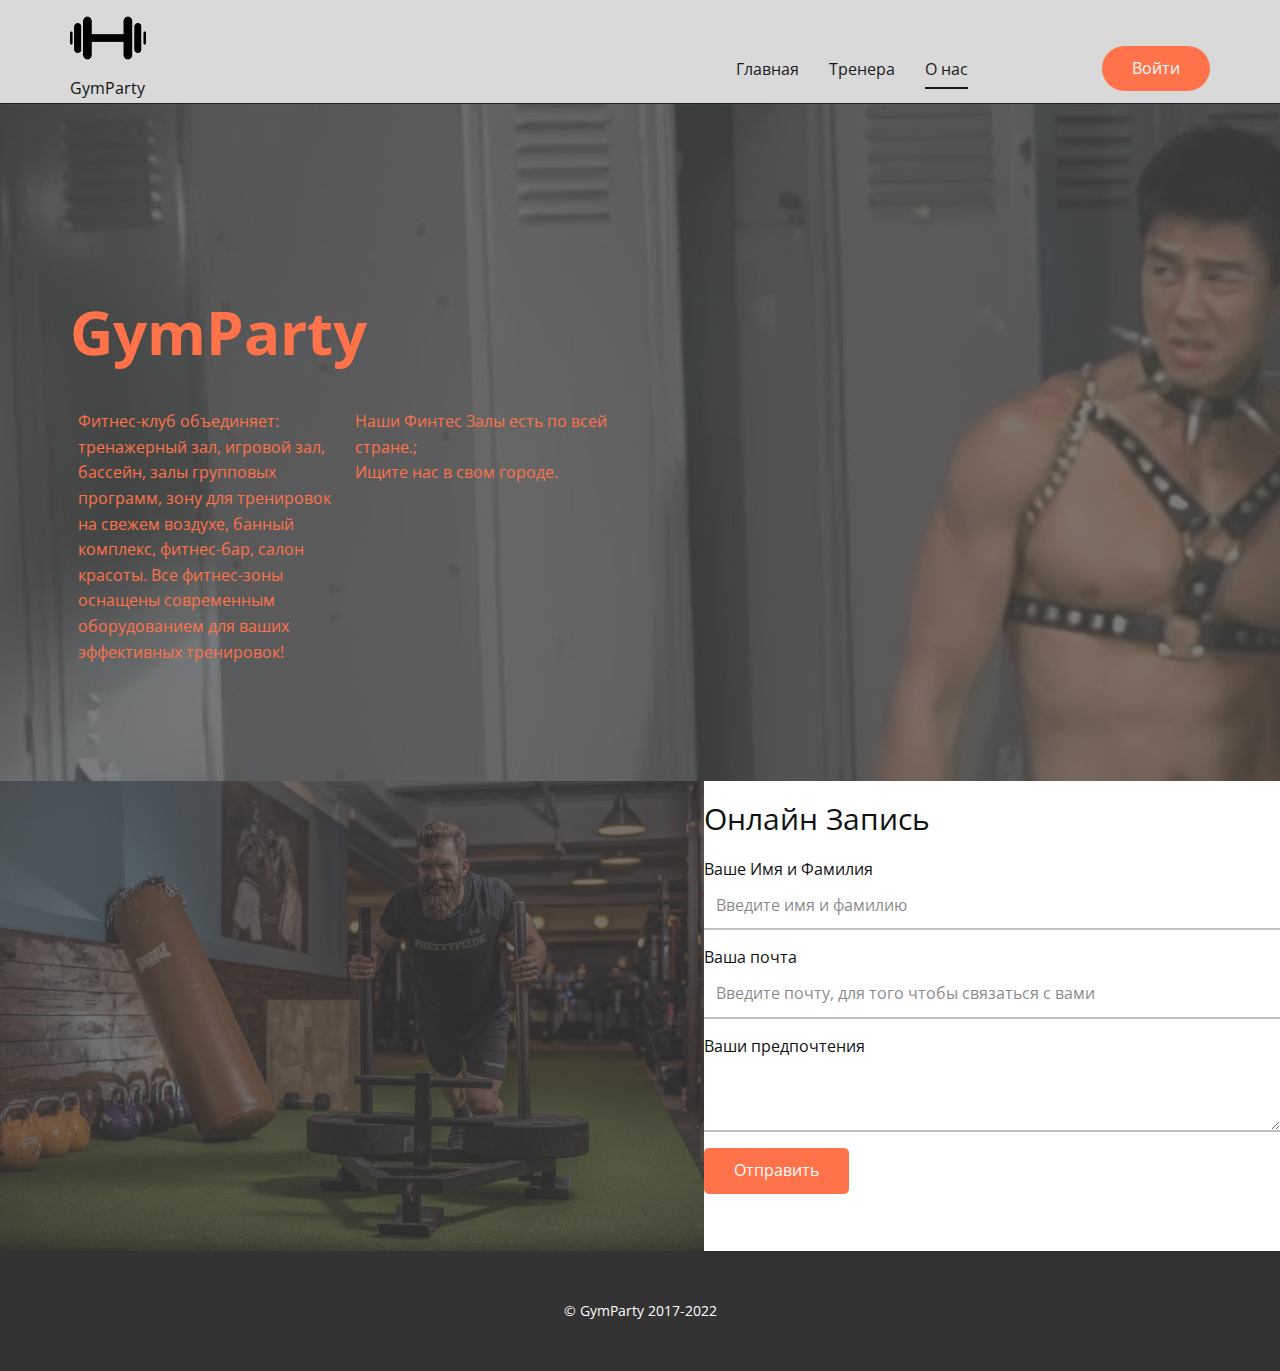
<file: О-нас.html>
<!DOCTYPE html>
<html style="font-size: 16px;" lang="ru"><head>
    <meta name="viewport" content="width=device-width, initial-scale=1.0">
    <meta charset="utf-8">
    <meta name="keywords" content="Dental-LUX">
    <meta name="description" content="">
    <title>О нас</title>
    <link rel="stylesheet" href="nicepage.css" media="screen">
<link rel="stylesheet" href="О-нас.css" media="screen">
    <script class="u-script" type="text/javascript" src="jquery-1.9.1.min.js" defer=""></script>
    <script class="u-script" type="text/javascript" src="nicepage.js" defer=""></script>
    <meta name="generator" content="Nicepage 5.0.10, nicepage.com">
    <link id="u-theme-google-font" rel="stylesheet" href="https://fonts.googleapis.com/css?family=Open+Sans:300,300i,400,400i,500,500i,600,600i,700,700i,800,800i">
    <link id="u-page-google-font" rel="stylesheet" href="https://fonts.googleapis.com/css?family=Montserrat:100,100i,200,200i,300,300i,400,400i,500,500i,600,600i,700,700i,800,800i,900,900i">



    <script type="application/ld+json">{
		"@context": "http://schema.org",
		"@type": "Organization",
		"name": "WebSite3305343",
		"logo": "images/logo-fit.png"
}</script>
    <meta name="theme-color" content="#ff724a">
    <meta property="og:title" content="О нас">
    <meta property="og:description" content="">
    <meta property="og:type" content="website">

    <style>
    section.u-image:not(.u-hover-box), .u-sheet.u-image:not(.u-hover-box), .u-group.u-image:not(.u-hover-box), .u-layout-cell.u-image:not(.u-hover-box) {
  overflow: visible;
}
.u-section-1 {
  background-image: url(images/fom4.PNG);
  background-position}

    </style>

  </head>
  <style>
    .u-palette-1-base, .u-body.u-palette-1-base, section.u-palette-1-base:before, .u-palette-1-base > .u-container-layout:before, .u-palette-1-base > .u-inner-container-layout:before, .u-palette-1-base.u-sidenav:before, .u-container-layout.u-container-layout.u-palette-1-base:before, .u-table-alt-palette-1-base tr:nth-child(even) {
        color: #ffffff;
        background-color: grey;
      }
    </style>
  <body class="u-body u-xl-mode" data-lang="ru"><header class="u-clearfix u-grey-15 u-header u-sticky u-sticky-0620 u-header" id="sec-6b2a"><div class="u-clearfix u-sheet u-sheet-1">
        <a href="Главная.html" class="u-image u-logo u-image-1" data-image-width="1250" data-image-height="1080" title="Главная">
          <img src="images/logo-fit.png" class="u-logo-image u-logo-image-1">
                    <div class="namelogo">GymParty</div>
        </a>
        <nav class="u-menu u-menu-one-level u-offcanvas u-menu-1" data-responsive-from="MD">
          <div class="menu-collapse" style="font-size: 1rem; letter-spacing: 0px;">
            <a class="u-button-style u-custom-left-right-menu-spacing u-custom-padding-bottom u-custom-top-bottom-menu-spacing u-nav-link u-text-active-palette-1-base u-text-hover-palette-2-base" href="#">
              <svg class="u-svg-link" viewBox="0 0 24 24"><use xlink:href="#menu-hamburger"></use></svg>
              <svg class="u-svg-content" version="1.1" id="menu-hamburger" viewBox="0 0 16 16" x="0px" y="0px" xmlns:xlink="http://www.w3.org/1999/xlink" xmlns="http://www.w3.org/2000/svg"><g><rect y="1" width="16" height="2"></rect><rect y="7" width="16" height="2"></rect><rect y="13" width="16" height="2"></rect>
</g></svg>
            </a>
          </div>
          <div class="u-custom-menu u-nav-container">
            <ul class="u-nav u-spacing-30 u-unstyled u-nav-1"><li class="u-nav-item"><a class="u-border-2 u-border-active-grey-90 u-border-hover-grey-50 u-border-no-left u-border-no-right u-border-no-top u-button-style u-nav-link u-text-active-grey-90 u-text-grey-90 u-text-hover-grey-90" href="Главная.html" style="padding: 10px 0px;">Главная</a>
</li><li class="u-nav-item"><a class="u-border-2 u-border-active-grey-90 u-border-hover-grey-50 u-border-no-left u-border-no-right u-border-no-top u-button-style u-nav-link u-text-active-grey-90 u-text-grey-90 u-text-hover-grey-90" href="Тренера.html" style="padding: 10px 0px;">Тренера</a>
</li><li class="u-nav-item"><a class="u-border-2 u-border-active-grey-90 u-border-hover-grey-50 u-border-no-left u-border-no-right u-border-no-top u-button-style u-nav-link u-text-active-grey-90 u-text-grey-90 u-text-hover-grey-90" href="О-нас.html" style="padding: 10px 0px;">О нас</a>
</li></ul>
          </div>
          <div class="u-custom-menu u-nav-container-collapse">
            <div class="u-black u-container-style u-inner-container-layout u-opacity u-opacity-95 u-sidenav">
              <div class="u-inner-container-layout u-sidenav-overflow">
                <div class="u-menu-close"></div>
                <ul class="u-align-center u-nav u-popupmenu-items u-unstyled u-nav-2"><li class="u-nav-item"><a class="u-button-style u-nav-link" href="Главная.html">Главная</a>
</li><li class="u-nav-item"><a class="u-button-style u-nav-link" href="Тренера.html">Тренера</a>
</li><li class="u-nav-item"><a class="u-button-style u-nav-link" href="О-нас.html">О нас</a>
</li></ul>
              </div>
            </div>
            <div class="u-black u-menu-overlay u-opacity u-opacity-70"></div>
          </div>
        </nav>
        <a href="https://nicepage.com/joomla-page-builder" class="u-btn u-btn-round u-button-style u-radius-43 u-btn-1">Войти</a>
      </div></header>
    <section class="u-clearfix u-image u-section-1" id="sec-84ba" data-image-width="1980" data-image-height="1108">
      <div class="u-clearfix u-sheet u-sheet-1">
        <div class="u-clearfix u-layout-wrap u-layout-wrap-1">
          <div class="u-layout">
            <div class="u-layout-col">
              <div class="u-size-30">
                <div class="u-layout-col">
                  <div class="u-container-style u-layout-cell u-left-cell u-right-cell u-size-60 u-layout-cell-1">
                    <div class="u-container-layout u-valign-middle u-container-layout-1">
                      <h4 class="u-text u-text-1" data-lang-en="about us"></h4>
                        <font color="#ff724a"><h2 class="u-text u-text-2" data-lang-en="Dental Care Services">GymParty</h2></font>
                    </div>
                  </div>
                </div>
              </div>
              <div class="u-size-30">
                <div class="u-layout-row">
                  <div class="u-container-style u-layout-cell u-left-cell u-size-30 u-layout-cell-2">
                    <div class="u-container-layout u-valign-top u-container-layout-2">
                        <font color="#ff724a"><p class="u-text u-text-3" data-lang-en="Egestas sed tempus urna et pharetra. Amet risus nullam eget felis. Venenatis urna cursus eget nunc scelerisque <a href=&quot;https://nicepage.com/c/product-list-html-templates&quot; class=&quot;u-active-none u-border-1 u-border-black u-btn u-button-link u-button-style u-hover-none u-none u-text-body-color u-block-b05e-17&quot; style=&quot;border-style: none none solid; padding-top: 0; padding-bottom: 0; padding-left: 0; padding-right: 0&quot;>viverra mauris</a> in. Condimentum vitae sapien pellentesque habitant.&amp;nbsp;"> Фитнес-клуб объединяет: тренажерный зал, игровой зал, бассейн, залы групповых программ, зону для тренировок на свежем воздухе, банный комплекс, фитнес-бар, салон красоты. Все фитнес-зоны оснащены современным оборудованием для ваших эффективных тренировок!
                      </p></font>
                    </div>
                  </div>
                  <div class="u-container-style u-layout-cell u-right-cell u-size-30 u-layout-cell-3">
                    <div class="u-container-layout u-container-layout-3">
                        <font color="#ff724a"><p class="u-text u-text-4" data-lang-en="Pretium lectus quam id leo in vitae turpis massa. Felis imperdiet proin fermentum leo vel orci. Auctor urna nunc id cursus metus aliquam. Rutrum tellus pellentesque. "> Наши Финтес Залы есть по всей стране.;<br>Ищите нас в свом городе.&nbsp; </p></font>
                    </div>
                  </div>
                </div>
              </div>
            </div>
          </div>
        </div>
      </div>
    </section>
    <section class="u-clearfix u-white u-section-3" id="carousel_b3ae">
      <div class="u-clearfix u-layout-wrap u-layout-wrap-1">
        <div class="u-layout">
          <div class="u-layout-row">
            <div class="u-container-style u-image u-image-default u-layout-cell u-size-33-lg u-size-33-xl u-size-60-md u-size-60-sm u-size-60-xs " data-image-width="1000" data-image-height="800"><span class="u-file-icon u-icon"><img src="images/h112.jpg" alt=""></span>
              <div class="u-container-layout u-container-layout-1"></div>
            </div>
            <div class="u-align-left u-container-style u-layout-cell u-size-27-lg u-size-27-xl u-size-60-md u-size-60-sm u-size-60-xs u-layout-cell-2">
              <div class="u-container-layout u-container-layout-2">
                <h3 class="u-text u-text-1" data-lang-en="Contact Us">Онлайн Запись</h3>
                <div class="u-expanded-width u-form u-form-1">
                  <form action="https://forms.nicepagesrv.com/Form/Process" class="u-clearfix u-form-spacing-15 u-form-vertical u-inner-form" style="padding: 0;" source="email" name="form">
                    <div class="u-form-group u-form-name">
                      <label class="u-label" data-lang-en="Name">Ваше Имя и Фамилия</label>
                      <input type="text" placeholder="Введите имя и фамилию" id="name-daf4" name="name" class="u-border-2 u-border-grey-25 u-border-no-left u-border-no-right u-border-no-top u-input u-input-rectangle" required="" data-lang-en="Enter your Name">
                    </div>
                    <div class="u-form-email u-form-group">
                      <label class="u-label" data-lang-en="Email">Ваша почта</label>
                      <input type="email" placeholder="Введите почту, для того чтобы связаться с вами" id="email-daf4" name="email" class="u-border-2 u-border-grey-25 u-border-no-left u-border-no-right u-border-no-top u-input u-input-rectangle" required="" data-lang-en="Enter a valid email address">
                    </div>
                    <div class="u-form-group u-form-message">
                      <label class="u-label" data-lang-en="Message">Ваши предпочтения</label>
                      <textarea placeholder="" id="message-daf4" name="message" class="u-border-2 u-border-grey-25 u-border-no-left u-border-no-right u-border-no-top u-input u-input-rectangle" required="" data-lang-en=""></textarea>
                    </div>
                    <div class="u-align-left u-form-group u-form-submit">
                      <a href="#" class="u-active-palette-1-light-2 u-border-none u-btn u-btn-round u-btn-submit u-button-style u-hover-palette-1-light-4 u-palette-1-base u-radius-5 u-btn-1" data-lang-en="{&quot;content&quot;:&quot;Submit&quot;,&quot;href&quot;:&quot;#&quot;}">Отправить<br>
                      </a>
                      <input type="submit" value="submit" class="u-form-control-hidden">
                    </div>
                    <div class="u-form-send-message u-form-send-success" data-lang-en="
            Thank you! Your message has been sent.
        ">Thank you! Your message has been sent.отправлено</div>
                    <div class="u-form-send-error u-form-send-message" data-lang-en="
            Unable to send your message. Please fix errors then try again.
        ">Произошла ошибка, попробуйте еще раз</div>
                    <input type="hidden" value="" name="recaptchaResponse">
                    <input type="hidden" name="formServices" value="b351de91e04d35d1e549bcf88614421e">
                  </form>
                </div>
              </div>
            </div>
          </div>
        </div>
      </div>
    </section>


    <footer class="u-align-center u-clearfix u-footer u-grey-80 u-footer" id="sec-b583"><div class="u-clearfix u-sheet u-sheet-1">
        <p class="u-small-text u-text u-text-variant u-text-1" data-lang-en="Sample text. Sample text. Click to select the text box. Click again or double click to start editing the text.">© GymParty 2017-2022</p>
      </div></footer>

</body></html>
</file>
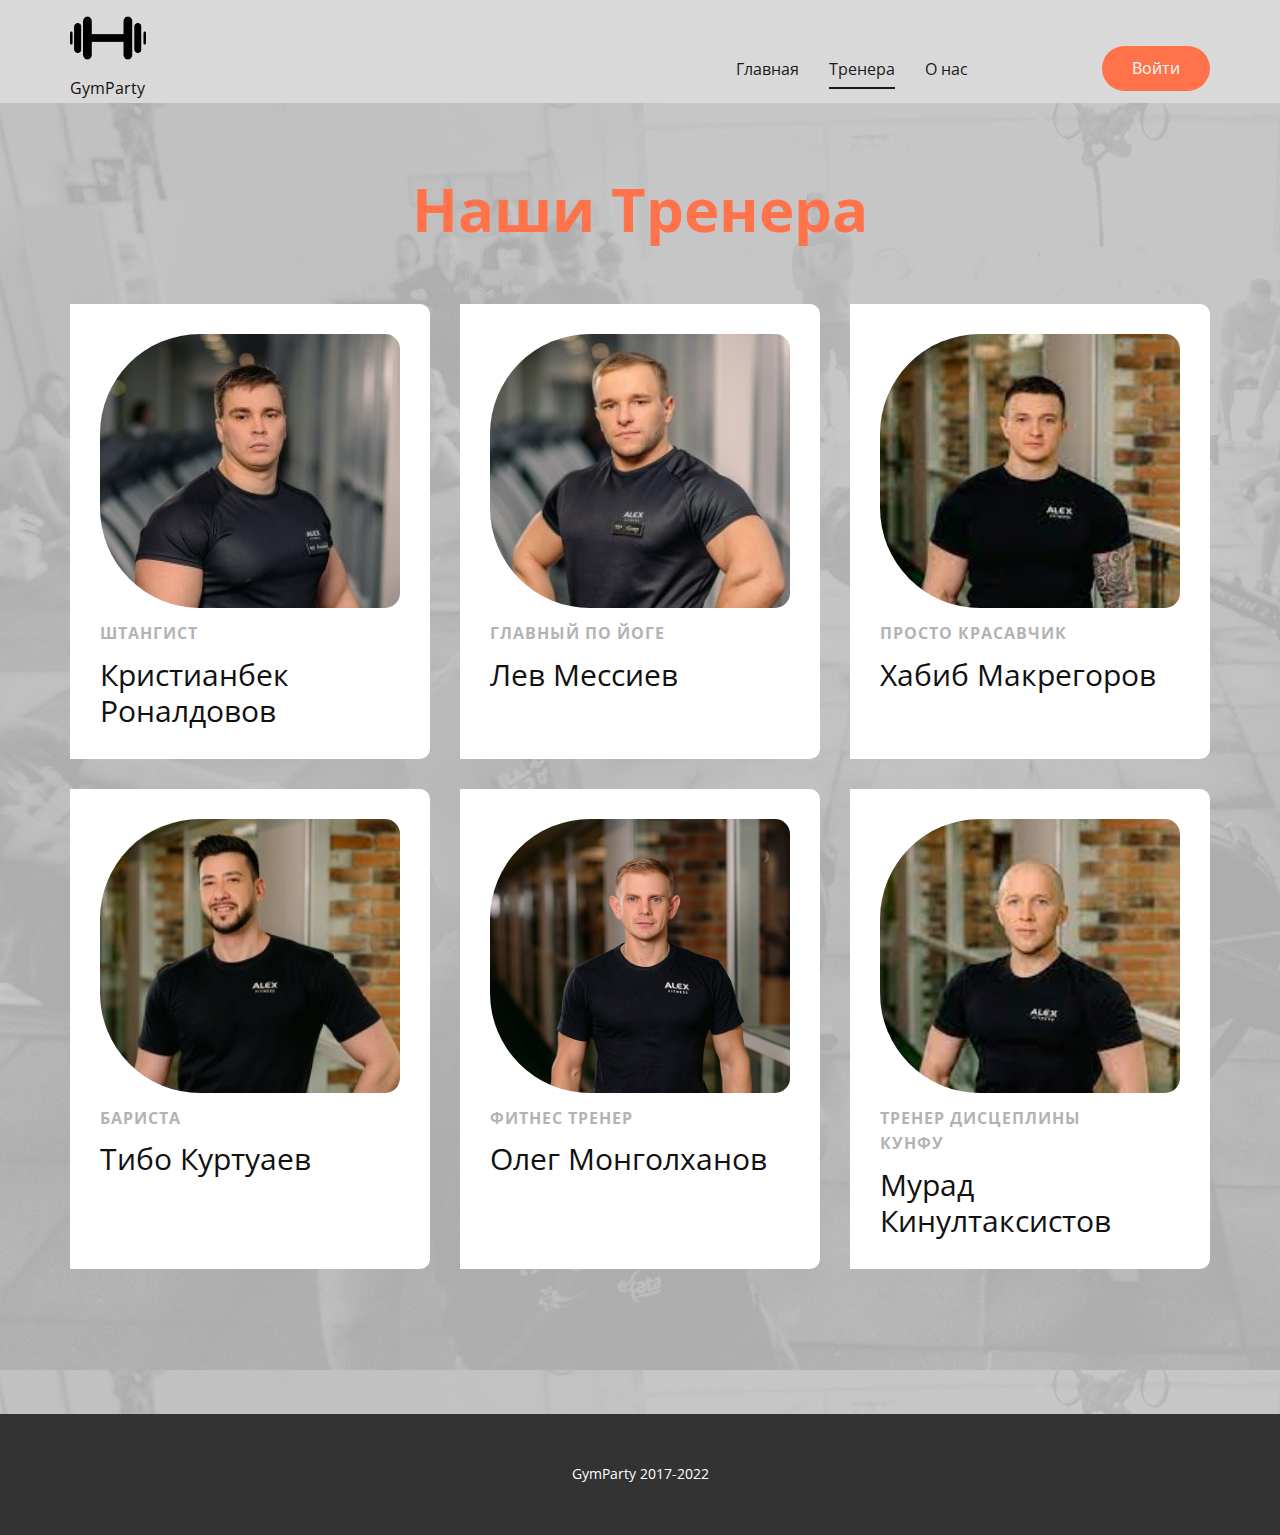
<file: Тренера.html>
<!DOCTYPE html>
<html style="font-size: 16px;" lang="ru"><head>
    <meta name="viewport" content="width=device-width, initial-scale=1.0">
    <meta charset="utf-8">
    <meta name="keywords" content="Наши Тренера">
    <meta name="description" content="">
    <title>Тренера</title>
    <link rel="stylesheet" href="nicepage.css" media="screen">
<link rel="stylesheet" href="Тренера.css" media="screen">
    <script class="u-script" type="text/javascript" src="jquery-1.9.1.min.js" defer=""></script>
    <script class="u-script" type="text/javascript" src="nicepage.js" defer=""></script>
    <meta name="generator" content="Nicepage 5.0.10, nicepage.com">
    <link id="u-theme-google-font" rel="stylesheet" href="https://fonts.googleapis.com/css?family=Open+Sans:300,300i,400,400i,500,500i,600,600i,700,700i,800,800i">
    <link id="u-page-google-font" rel="stylesheet" href="https://fonts.googleapis.com/css?family=Open+Sans:300,300i,400,400i,500,500i,600,600i,700,700i,800,800i">


    <script type="application/ld+json">{
		"@context": "http://schema.org",
		"@type": "Fit-club",
		"name": "WebSite3305343",
		"logo": "images/logo-fit.png"
}</script>
    <meta name="theme-color" content="#666">
    <meta property="og:title" content="Тренера">
    <meta property="og:description" content="">
    <meta property="og:type" content="website">

    <style>
      .u-palette-1-base, .u-body.u-palette-1-base, section.u-palette-1-base:before, .u-palette-1-base > .u-container-layout:before, .u-palette-1-base > .u-inner-container-layout:before, .u-palette-1-base.u-sidenav:before, .u-container-layout.u-container-layout.u-palette-1-base:before, .u-table-alt-palette-1-base tr:nth-child(even) {
          color: #ffffff;
          background-image: url(images/bg.jpg);
        }
        .u-section-1 .u-image-1, .u-section-1 .u-image-2, .u-section-1 .u-image-3, .u-section-1 .u-image-4, .u-section-1 .u-image-5, .u-section-1 .u-image-6 {
          border-radius: 100px;
        }
    </style>
  </head>
  <body class="u-body u-xl-mode" data-lang="ru"><header class="u-clearfix u-grey-15 u-header u-sticky u-sticky-0620 u-header" id="sec-6b2a"><div class="u-clearfix u-sheet u-sheet-1">
        <a href="Главная.html" class="u-image u-logo u-image-1" data-image-width="1250" data-image-height="1080" title="Главная">
          <img src="images/logo-fit.png" class="u-logo-image u-logo-image-1">
          <div class="namelogo">GymParty</div>
        </a>
        <nav class="u-menu u-menu-one-level u-offcanvas u-menu-1" data-responsive-from="MD">
          <div class="menu-collapse" style="font-size: 1rem; letter-spacing: 0px;">
            <a class="u-button-style u-custom-left-right-menu-spacing u-custom-padding-bottom u-custom-top-bottom-menu-spacing u-nav-link u-text-active-palette-1-base u-text-hover-palette-2-base" href="#">
              <svg class="u-svg-link" viewBox="0 0 24 24"><use xlink:href="#menu-hamburger"></use></svg>
              <svg class="u-svg-content" version="1.1" id="menu-hamburger" viewBox="0 0 16 16" x="0px" y="0px" xmlns:xlink="http://www.w3.org/1999/xlink" xmlns="http://www.w3.org/2000/svg"><g><rect y="1" width="16" height="2"></rect><rect y="7" width="16" height="2"></rect><rect y="13" width="16" height="2"></rect>
</g></svg>
            </a>
          </div>
          <div class="u-custom-menu u-nav-container">
            <ul class="u-nav u-spacing-30 u-unstyled u-nav-1"><li class="u-nav-item"><a class="u-border-2 u-border-active-grey-90 u-border-hover-grey-50 u-border-no-left u-border-no-right u-border-no-top u-button-style u-nav-link u-text-active-grey-90 u-text-grey-90 u-text-hover-grey-90" href="Главная.html" style="padding: 10px 0px;">Главная</a>
</li><li class="u-nav-item"><a class="u-border-2 u-border-active-grey-90 u-border-hover-grey-50 u-border-no-left u-border-no-right u-border-no-top u-button-style u-nav-link u-text-active-grey-90 u-text-grey-90 u-text-hover-grey-90" href="Тренера.html" style="padding: 10px 0px;">Тренера</a>
</li><li class="u-nav-item"><a class="u-border-2 u-border-active-grey-90 u-border-hover-grey-50 u-border-no-left u-border-no-right u-border-no-top u-button-style u-nav-link u-text-active-grey-90 u-text-grey-90 u-text-hover-grey-90" href="О-нас.html" style="padding: 10px 0px;">О нас</a>
</li></ul>
          </div>
          <div class="u-custom-menu u-nav-container-collapse">
            <div class="u-black u-container-style u-inner-container-layout u-opacity u-opacity-95 u-sidenav">
              <div class="u-inner-container-layout u-sidenav-overflow">
                <div class="u-menu-close"></div>
                <ul class="u-align-center u-nav u-popupmenu-items u-unstyled u-nav-2"><li class="u-nav-item"><a class="u-button-style u-nav-link" href="Главная.html">Главная</a>
</li><li class="u-nav-item"><a class="u-button-style u-nav-link" href="Тренера.html">Тренера</a>
</li><li class="u-nav-item"><a class="u-button-style u-nav-link" href="О-нас.html">О нас</a>
</li></ul>
              </div>
            </div>
            <div class="u-black u-menu-overlay u-opacity u-opacity-70"></div>
          </div>
        </nav>
        <a href="https://nicepage.com/joomla-page-builder" class="u-btn u-btn-round u-button-style u-radius-43 u-btn-1">Войти</a>


      </div>
      </div></header>
      
    <section class="u-align-center u-clearfix u-palette-1-base u-section-1" id="sec-109a">
      <div class="u-clearfix u-sheet u-sheet-1">
        <font color="#ff724a"><h2 class="u-text u-text-1" data-lang-en="Our Tea​m color:#3747">Наши Тренера</h2></font>
        <div class="u-expanded-width u-list u-list-1">
          <div class="u-repeater u-repeater-1">
            <div class="u-align-center u-bottom-right-radius-10 u-container-style u-list-item u-repeater-item u-shape-round u-top-right-radius-10 u-white u-list-item-1">
              <div class="u-container-layout u-similar-container u-container-layout-1">
                <img alt="" class="u-bottom-right-radius-15 u-expanded-width u-image u-image-round u-top-right-radius-15 u-image-1" data-image-width="484" data-image-height="489" src="images/tr1.jpg">
                <p class="u-align-left u-text u-text-grey-30 u-text-3" data-lang-en="​General Dentist"> Штангист</p>
                <h3 class="u-align-left u-text u-text-default u-text-4" data-lang-en="Dr. Bob Brown">Кристианбек Роналдовов</h3>
              </div>
            </div>
            <div class="u-align-center u-bottom-right-radius-10 u-container-style u-list-item u-repeater-item u-shape-round u-top-right-radius-10 u-white">
              <div class="u-container-layout u-similar-container u-container-layout-2">
                <img alt="" class="u-bottom-right-radius-15 u-expanded-width u-image u-image-round u-top-right-radius-15 u-image-2" data-image-width="484" data-image-height="489" src="images/tr2.jpg">
                <p class="u-align-left u-text u-text-grey-30 u-text-5" data-lang-en="​General Dentist">Главный по Йоге</p>
                <h3 class="u-align-left u-text u-text-default u-text-6" data-lang-en="Dr. Mary Smith&amp;nbsp;">Лев Мессиев</h3>
              </div>
            </div>
            <div class="u-align-center u-bottom-right-radius-10 u-container-style u-list-item u-repeater-item u-shape-round u-top-right-radius-10 u-white">
              <div class="u-container-layout u-similar-container u-container-layout-3">
                <img alt="" class="u-bottom-right-radius-15 u-expanded-width u-image u-image-round u-top-right-radius-15 u-image-3" data-image-width="484" data-image-height="489" src="images/tr3.jpg">
                <p class="u-align-left u-text u-text-grey-30 u-text-7" data-lang-en="​Orthodontist">Просто красавчик</p>
                <h3 class="u-align-left u-text u-text-default u-text-8" data-lang-en="​Dr. Nick Dark">Хабиб Макрегоров</h3>
              </div>
            </div>
            <div class="u-align-center u-bottom-right-radius-10 u-container-style u-list-item u-repeater-item u-shape-round u-top-right-radius-10 u-white">
              <div class="u-container-layout u-similar-container u-container-layout-4">
                <img alt="" class="u-bottom-right-radius-15 u-expanded-width u-image u-image-round u-top-right-radius-15 u-image-4" data-image-width="484" data-image-height="489" src="images/tr4.jpg">
                <p class="u-align-left u-text u-text-grey-30 u-text-9" data-lang-en="​Endodontist">Бариста</p>
                <h3 class="u-align-left u-text u-text-default u-text-10" data-lang-en="Dr. May Dowson">Тибо Куртуаев</h3>
              </div>
            </div>
            <div class="u-align-center u-bottom-right-radius-10 u-container-style u-list-item u-repeater-item u-shape-round u-top-right-radius-10 u-white">
              <div class="u-container-layout u-similar-container u-container-layout-5">
                <img alt="" class="u-bottom-right-radius-15 u-expanded-width u-image u-image-round u-top-right-radius-15 u-image-5" data-image-width="484" data-image-height="489" src="images/tr5.jpg">
                <p class="u-align-left u-text u-text-grey-30 u-text-11" data-lang-en="​Pediatric Dentist">Фитнес Тренер</p>
                <h3 class="u-align-left u-text u-text-default u-text-12" data-lang-en="​Dr. Betty Nilson">Олег Монголханов</h3>
              </div>
            </div>
            <div class="u-align-center u-bottom-right-radius-10 u-container-style u-list-item u-repeater-item u-shape-round u-top-right-radius-10 u-white">
              <div class="u-container-layout u-similar-container u-container-layout-6">
                <img alt="" class="u-bottom-right-radius-15 u-expanded-width u-image u-image-round u-top-right-radius-15 u-image-6" data-image-width="484" data-image-height="489" src="images/tr6.jpg">
                <p class="u-align-left u-text u-text-grey-30 u-text-13" data-lang-en="​Orthodontist">Тренер Дисцеплины Кунфу</p>
                <h3 class="u-align-left u-text u-text-default u-text-14" data-lang-en="​Dr. Adrian Scold">Мурад Кинултаксистов</h3>
              </div>
            </div>
          </div>
        </div>
      </div>
    </section>


    <footer class="u-align-center u-clearfix u-footer u-grey-80 u-footer" id="sec-b583"><div class="u-clearfix u-sheet u-sheet-1">
        <p class="u-small-text u-text u-text-variant u-text-1" data-lang-en="Sample text. Sample text. Click to select the text box. Click again or double click to start editing the text.">GymParty 2017-2022</p>
      </div></footer>

</body></html>
</file>
